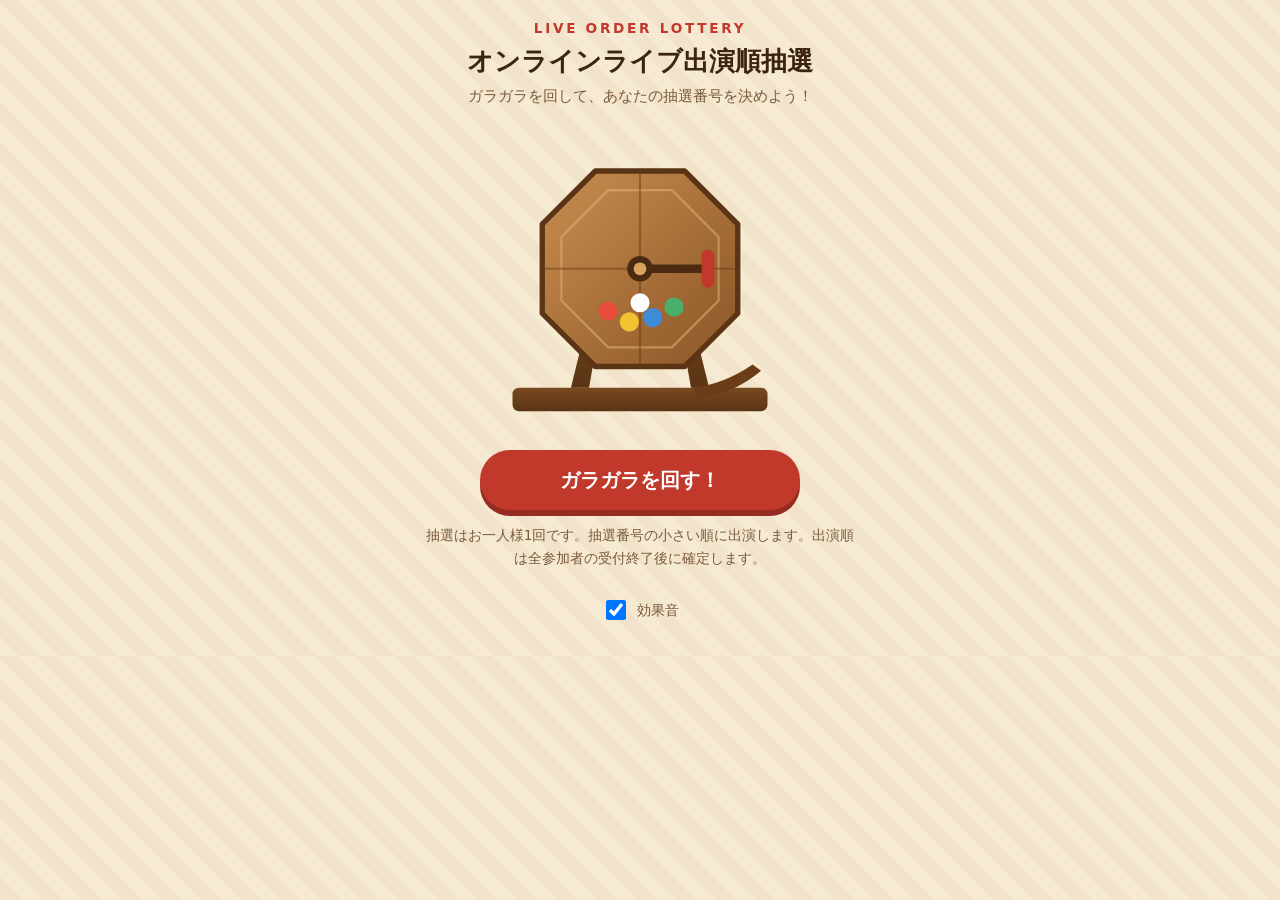
<file: index.html>
<!doctype html>
<html lang="ja">
<head>
<meta charset="utf-8">
<meta name="viewport" content="width=device-width, initial-scale=1, viewport-fit=cover">
<meta name="theme-color" content="#f6ead3">
<title>LIVE ORDER LOTTERY｜オンラインライブ出演順抽選</title>
<link rel="stylesheet" href="./style.css">
</head>
<body>
<main class="wrap">
  <header class="head">
    <p class="eyebrow">LIVE ORDER LOTTERY</p>
    <h1>オンラインライブ出演順抽選</h1>
    <p class="lead" id="lead">ガラガラを回して、あなたの抽選番号を決めよう！</p>
  </header>

  <section class="machine-area" aria-hidden="true">
    <svg class="machine" viewBox="0 0 320 300" xmlns="http://www.w3.org/2000/svg">
      <defs>
        <linearGradient id="wood" x1="0" y1="0" x2="1" y2="1">
          <stop offset="0" stop-color="#c98d4f"/>
          <stop offset="1" stop-color="#8a5526"/>
        </linearGradient>
        <linearGradient id="woodDark" x1="0" y1="0" x2="0" y2="1">
          <stop offset="0" stop-color="#7a4a20"/>
          <stop offset="1" stop-color="#5a3414"/>
        </linearGradient>
      </defs>
      <!-- 台座 -->
      <rect x="40" y="252" width="240" height="22" rx="6" fill="url(#woodDark)"/>
      <polygon points="95,252 120,150 130,150 112,252" fill="url(#woodDark)"/>
      <polygon points="225,252 200,150 190,150 208,252" fill="url(#woodDark)"/>
      <!-- 受け皿 -->
      <path d="M210 252 q30 -4 56 -22 l8 6 q-26 22 -60 26z" fill="#6b3d17"/>
      <!-- 回転ドラム -->
      <g id="drum" class="drum">
        <polygon points="118,48 202,48 252,98 252,182 202,232 118,232 68,182 68,98"
                 fill="url(#wood)" stroke="#5a3414" stroke-width="5" stroke-linejoin="round"/>
        <polygon points="130,66 190,66 234,110 234,170 190,214 130,214 86,170 86,110"
                 fill="none" stroke="#e2b57d" stroke-width="2" opacity=".55"/>
        <g stroke="#6b3d17" stroke-width="2" opacity=".5">
          <line x1="68" y1="140" x2="252" y2="140"/><line x1="160" y1="48" x2="160" y2="232"/>
        </g>
        <g id="innerBalls" class="inner-balls">
          <circle cx="130" cy="180" r="9" fill="#e94b3c"/>
          <circle cx="150" cy="190" r="9" fill="#f2c230"/>
          <circle cx="172" cy="186" r="9" fill="#3d8bd9"/>
          <circle cx="192" cy="176" r="9" fill="#48b06a"/>
          <circle cx="160" cy="172" r="9" fill="#fff"/>
        </g>
      </g>
      <!-- 軸 -->
      <circle cx="160" cy="140" r="12" fill="#4a2a10"/>
      <!-- ハンドル -->
      <g id="handle" class="handle">
        <rect x="156" y="136" width="70" height="8" rx="4" fill="#4a2a10"/>
        <rect x="218" y="122" width="12" height="36" rx="6" fill="#c0392b"/>
      </g>
      <circle cx="160" cy="140" r="6" fill="#d9a35f"/>
      <!-- 飛び出す玉 -->
      <circle id="ball" class="ball" cx="214" cy="232" r="13" fill="#e94b3c"/>
    </svg>
  </section>

  <section class="controls" id="controls">
    <button type="button" class="spin-btn" id="spinBtn">ガラガラを回す！</button>
    <p class="note">抽選はお一人様1回です。抽選番号の小さい順に出演します。出演順は全参加者の受付終了後に確定します。</p>
  </section>

  <section class="result" id="result" hidden aria-live="polite">
    <p class="result-label">あなたの抽選番号は……</p>
    <p class="result-number" id="resultNumber">----</p>
    <button type="button" class="copy-btn" id="copyBtn">番号をコピー</button>
    <p class="copy-status" id="copyStatus" role="status"></p>
    <p class="note">この番号を主催者に申告してください<br>出演順は全参加者の受付終了後に確定します</p>
  </section>

  <p class="error" id="error" role="alert" hidden></p>

  <footer class="foot">
    <label class="sound-toggle">
      <input type="checkbox" id="soundToggle" checked> 効果音
    </label>
  </footer>
</main>
<script src="./script.js"></script>
</body>
</html>
</file>
<file: style.css>
:root{
  --bg:#f6ead3; --paper:#fffaf0; --ink:#3b2412; --sub:#7a5a3c;
  --red:#c0392b; --red-d:#962c21; --accent:#e94b3c;
}
*{box-sizing:border-box}
html,body{margin:0;overflow-x:hidden}
body{
  background:var(--bg) repeating-linear-gradient(45deg,transparent 0 14px,rgba(160,110,60,.05) 14px 28px);
  color:var(--ink);
  font-family:"Hiragino Maru Gothic ProN","Hiragino Sans","Yu Gothic",system-ui,sans-serif;
  -webkit-text-size-adjust:100%;
}
.wrap{max-width:480px;margin:0 auto;padding:20px 16px calc(24px + env(safe-area-inset-bottom));text-align:center}
.eyebrow{margin:0;letter-spacing:.2em;font-weight:800;color:var(--red);font-size:.85rem}
h1{margin:.3em 0;font-size:clamp(1.25rem,5.5vw,1.6rem)}
.lead{margin:.2em 0 .8em;color:var(--sub);font-size:.95rem}

.machine-area{width:100%;max-width:340px;margin:0 auto}
.machine{width:100%;height:auto;display:block;overflow:visible}

.ball{opacity:0;transform-box:fill-box;transform-origin:center}
.ball.pop{animation:pop .7s cubic-bezier(.2,.9,.3,1.2) forwards}
@keyframes pop{
  0%{opacity:1;transform:translate(0,-30px) scale(.5)}
  60%{opacity:1;transform:translate(34px,6px) scale(1.15)}
  100%{opacity:1;transform:translate(38px,4px) scale(1)}
}

.controls,.result{margin-top:12px}
.spin-btn{
  appearance:none;border:0;border-radius:999px;cursor:pointer;
  background:var(--red);color:#fff;font:inherit;font-weight:800;font-size:1.25rem;
  min-height:60px;width:min(100%,320px);padding:0 24px;
  box-shadow:0 6px 0 var(--red-d);touch-action:manipulation;
  -webkit-tap-highlight-color:transparent;
}
.spin-btn:active:not(:disabled){transform:translateY(4px);box-shadow:0 2px 0 var(--red-d)}
.spin-btn:disabled{opacity:.6;cursor:default}
.note{color:var(--sub);font-size:.85rem;line-height:1.7;margin:14px 4px 0}

.result{background:var(--paper);border:3px solid #d9b98a;border-radius:18px;padding:18px 12px}
.result-label{margin:0;font-weight:700}
.result-number{
  margin:.1em 0;font-weight:900;line-height:1.1;color:var(--red);
  font-size:clamp(3.5rem,22vw,6rem);font-variant-numeric:tabular-nums;word-break:keep-all;
}
.congrats{margin:0 0 10px;font-weight:800}
.result.show{animation:fadeup .5s ease-out}
@keyframes fadeup{from{opacity:0;transform:translateY(12px)}to{opacity:1;transform:none}}
.copy-btn{
  appearance:none;font:inherit;font-weight:700;min-height:48px;padding:0 22px;border-radius:999px;
  border:2px solid var(--ink);background:#fff;color:var(--ink);cursor:pointer;touch-action:manipulation;
}
.copy-status{min-height:1.2em;margin:6px 0 0;font-size:.85rem;color:var(--sub)}
.error{margin-top:16px;background:#fde8e6;border:2px solid var(--red);color:var(--red-d);
  border-radius:12px;padding:12px;font-weight:700;line-height:1.6}
.foot{margin-top:18px}
.sound-toggle{display:inline-flex;align-items:center;gap:8px;min-height:44px;color:var(--sub);font-size:.9rem}
.sound-toggle input{width:20px;height:20px}

@media (prefers-reduced-motion: reduce){
  .ball.pop,.result.show{animation:none;opacity:1}
  .ball.pop{transform:translate(38px,4px)}
}
</file>
